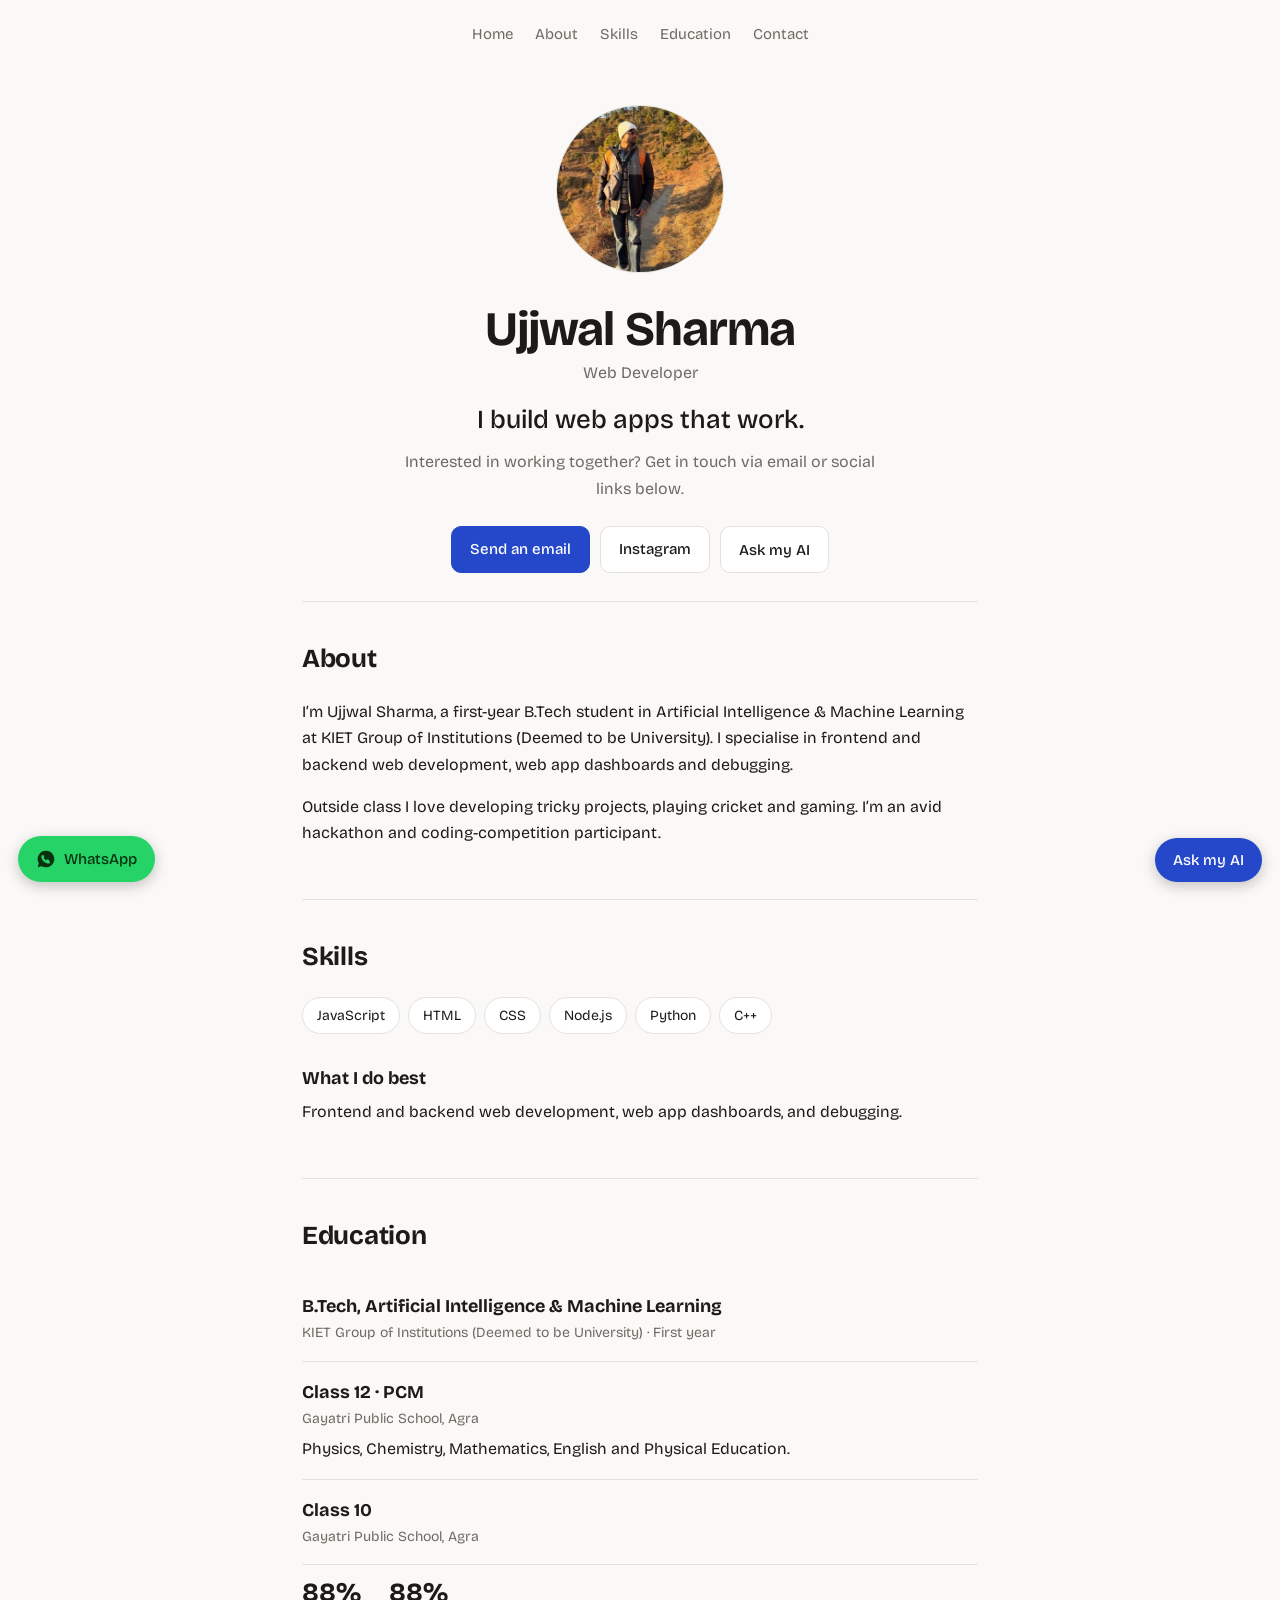
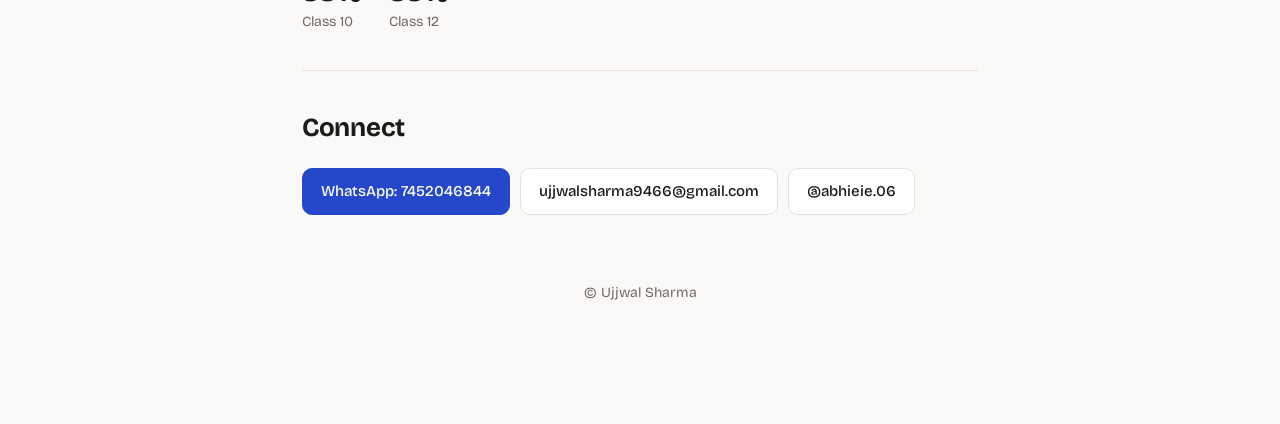
<file: index.html>
<!DOCTYPE html>
<html lang="en">
<head>
<meta charset="utf-8">
<meta name="viewport" content="width=device-width, initial-scale=1, viewport-fit=cover">
<title>Ujjwal Sharma</title>
<link rel="preconnect" href="https://fonts.googleapis.com">
<link href="https://fonts.googleapis.com/css2?family=Bricolage+Grotesque:wght@400;500;700&display=swap" rel="stylesheet">
<link rel="stylesheet" href="style.css">
</head>
<body>
<div class="wrap">
<nav><a href="#top">Home</a><a href="#about">About</a><a href="#skills">Skills</a><a href="#education">Education</a><a href="#connect">Contact</a></nav>

<header class="hero" id="top">
<img src="photo.jpg" alt="Portrait of Ujjwal Sharma">
<h1>Ujjwal Sharma</h1>
<p class="role">Web Developer</p>
<p class="tag">I build web apps that work.</p>
<p class="sub">Interested in working together? Get in touch via email or social links below.</p>
<div class="btns">
<a class="btn p" href="mailto:ujjwalsharma9466@gmail.com">Send an email</a>
<a class="btn" href="https://www.instagram.com/abhieie.06" target="_blank" rel="noopener">Instagram</a>
<button class="btn" id="heroChat">Ask my AI</button>
</div>
</header>

<section id="about">
<h2>About</h2>
<p>I’m Ujjwal Sharma, a first-year B.Tech student in Artificial Intelligence &amp; Machine Learning at KIET Group of Institutions (Deemed to be University). I specialise in frontend and backend web development, web app dashboards and debugging.</p>
<p>Outside class I love developing tricky projects, playing cricket and gaming. I’m an avid hackathon and coding-competition participant.</p>
</section>

<section id="skills">
<h2>Skills</h2>
<div class="chips"><span class="chip">JavaScript</span><span class="chip">HTML</span><span class="chip">CSS</span><span class="chip">Node.js</span><span class="chip">Python</span><span class="chip">C++</span></div>
<div class="item" style="margin-top:14px"><h3>What I do best</h3><p>Frontend and backend web development, web app dashboards, and debugging.</p></div>
</section>

<section id="education">
<h2>Education</h2>
<div class="item"><h3>B.Tech, Artificial Intelligence &amp; Machine Learning</h3><div class="d">KIET Group of Institutions (Deemed to be University) · First year</div></div>
<div class="item"><h3>Class 12 · PCM</h3><div class="d">Gayatri Public School, Agra</div><p>Physics, Chemistry, Mathematics, English and Physical Education.</p></div>
<div class="item"><h3>Class 10</h3><div class="d">Gayatri Public School, Agra</div></div>
<div class="stats"><div><b>88%</b><span>Class 10</span></div><div><b>88%</b><span>Class 12</span></div></div>
</section>

<section id="connect">
<h2>Connect</h2>
<div class="btns" style="justify-content:flex-start">
<a class="btn p" href="https://wa.me/917452046844" target="_blank" rel="noopener">WhatsApp: 7452046844</a>
<a class="btn" href="mailto:ujjwalsharma9466@gmail.com">ujjwalsharma9466@gmail.com</a>
<a class="btn" href="https://www.instagram.com/abhieie.06" target="_blank" rel="noopener">@abhieie.06</a>
</div>
</section>
<footer>© Ujjwal Sharma</footer>
</div>

<a class="fab" id="wa" href="https://wa.me/917452046844?text=Hi%20Ujjwal%2C%20I%20saw%20your%20portfolio." target="_blank" rel="noopener" aria-label="Chat on WhatsApp">
<svg width="20" height="20" viewBox="0 0 24 24" fill="currentColor" aria-hidden="true"><path d="M12 2a10 10 0 0 0-8.6 15.1L2 22l5-1.3A10 10 0 1 0 12 2zm5.2 14.2c-.2.6-1.300 1.200-1.800 1.200-.5.100-1 .2-3.300-.7-2.800-1.100-4.600-4-4.700-4.200-.1-.2-1.100-1.500-1.100-2.800s.7-2 1-2.300c.2-.3.500-.3.700-.3h.5c.2 0 .4 0 .6.500l.8 1.900c.1.200.1.300 0 .5l-.4.600c-.1.100-.3.300-.1.600.600 1 1.300 1.800 2.300 2.300.3.200.5.100.6-.1l.8-1c.2-.2.400-.2.600-.1l1.800.9c.3.100.4.200.5.300.1.200.1.800-.1 1.400z"/></svg>WhatsApp</a>
<button class="fab" id="cb" aria-expanded="false" aria-controls="panel">Ask my AI</button>

<div id="panel" role="dialog" aria-label="Chat assistant">
<div class="ph"><div><b>Ujjwal’s assistant</b><small>Ask about his skills, education or projects</small></div><button id="x" aria-label="Close chat">×</button></div>
<div id="log" aria-live="polite"></div>
<div class="sug" id="sug"></div>
<div class="in"><input id="q" placeholder="Ask something about Ujjwal" aria-label="Your message" autocomplete="off"><button class="btn p" id="send">Send</button></div>
</div>

<script src="script.js"></script>
</body>
</html>
</file>
<file: style.css>
:root{--bg:#faf9f7;--ink:#1c1b19;--mut:#6f6b63;--line:#e6e2da;--card:#fff;--acc:#2547c9;--accink:#fff;
box-sizing:border-box;padding-top:env(safe-area-inset-top,0px);padding-bottom:env(safe-area-inset-bottom,0px)}
@media (prefers-color-scheme:dark){:root:not([data-theme="light"]){--bg:#141413;--ink:#f1eee8;--mut:#a29d92;--line:#2c2a27;--card:#1c1b19;--acc:#7f9bff;--accink:#10131f;color-scheme:dark}}
:root[data-theme="dark"]{--bg:#141413;--ink:#f1eee8;--mut:#a29d92;--line:#2c2a27;--card:#1c1b19;--acc:#7f9bff;--accink:#10131f;color-scheme:dark}
*{box-sizing:border-box}
html{scroll-padding-top:env(safe-area-inset-top,0px);scroll-behavior:smooth}
body{margin:0;background:var(--bg);color:var(--ink);font:400 16px/1.65 "Bricolage Grotesque",system-ui,-apple-system,"Segoe UI",sans-serif}
a{color:inherit}
.wrap{max-width:720px;margin:0 auto;padding:0 22px}
nav{display:flex;gap:22px;justify-content:center;padding:22px 0;font-size:15px;flex-wrap:wrap}
nav a{text-decoration:none;color:var(--mut)}nav a:hover{color:var(--ink)}
.hero{text-align:center;padding:36px 0 28px}
.hero img{width:168px;height:168px;border-radius:50%;object-fit:cover;object-position:50% 50%;border:1px solid var(--line)}
h1{font-size:clamp(34px,7vw,48px);line-height:1.1;margin:22px 0 4px;font-weight:700;letter-spacing:-.02em}
.role{color:var(--mut);margin:0 0 16px}
.tag{font-size:clamp(20px,4vw,26px);font-weight:500;margin:0 auto 12px;max-width:520px;line-height:1.35}
.sub{color:var(--mut);max-width:480px;margin:0 auto 24px}
.btns{display:flex;gap:10px;justify-content:center;flex-wrap:wrap}
.btn{display:inline-block;padding:10px 18px;border-radius:10px;border:1px solid var(--line);background:var(--card);text-decoration:none;font-weight:500;font-size:15px;cursor:pointer;color:var(--ink);font-family:inherit}
.btn.p{background:var(--acc);color:var(--accink);border-color:var(--acc)}
.btn:focus-visible,a:focus-visible,input:focus-visible,button:focus-visible{outline:2px solid var(--acc);outline-offset:2px}
section{padding:36px 0;border-top:1px solid var(--line)}
h2{font-size:26px;margin:0 0 18px;letter-spacing:-.01em}
.item{padding:16px 0;border-bottom:1px solid var(--line)}
.item:last-child{border-bottom:0}
.item h3{margin:0;font-size:18px}
.item .d{color:var(--mut);font-size:14px}
.item p{margin:6px 0 0}
.chips{display:flex;flex-wrap:wrap;gap:8px}
.chip{padding:6px 14px;border:1px solid var(--line);border-radius:999px;background:var(--card);font-size:14px}
.stats{display:flex;gap:28px;margin-top:14px;flex-wrap:wrap}
.stats b{font-size:26px;display:block;line-height:1.1}.stats span{color:var(--mut);font-size:14px}
footer{padding:30px 0 120px;text-align:center;color:var(--mut);font-size:14px}
/* floating buttons */
.fab{position:fixed;bottom:calc(18px + env(safe-area-inset-bottom,0px));z-index:20;border:0;border-radius:999px;display:flex;align-items:center;gap:8px;padding:13px 18px;font:500 15px "Bricolage Grotesque",system-ui,sans-serif;cursor:pointer;text-decoration:none;box-shadow:0 4px 14px rgba(0,0,0,.22)}
#wa{left:18px;background:#25d366;color:#07310f}
#cb{right:18px;background:var(--acc);color:var(--accink)}
#panel{position:fixed;right:18px;bottom:calc(78px + env(safe-area-inset-bottom,0px));width:min(370px,calc(100vw - 36px));height:min(520px,calc(100vh - 150px));background:var(--card);border:1px solid var(--line);border-radius:16px;display:none;flex-direction:column;z-index:21;box-shadow:0 10px 34px rgba(0,0,0,.25);overflow:hidden}
#panel.open{display:flex}
.ph{padding:14px 16px;border-bottom:1px solid var(--line);display:flex;justify-content:space-between;align-items:center}
.ph b{display:block}.ph small{color:var(--mut)}
.ph button{background:none;border:0;color:var(--ink);font-size:22px;cursor:pointer;line-height:1}
#log{flex:1;overflow-y:auto;padding:14px;display:flex;flex-direction:column;gap:10px}
.m{max-width:86%;padding:9px 13px;border-radius:14px;font-size:15px;line-height:1.5;white-space:pre-wrap}
.m.b{background:var(--bg);border:1px solid var(--line);align-self:flex-start}
.m.u{background:var(--acc);color:var(--accink);align-self:flex-end}
.m a{color:var(--acc);font-weight:500}.m.u a{color:inherit}
.sug{display:flex;flex-wrap:wrap;gap:6px;padding:0 14px 10px}
.sug button{font:inherit;font-size:13px;padding:5px 11px;border-radius:999px;border:1px solid var(--line);background:var(--bg);color:var(--ink);cursor:pointer}
.in{display:flex;gap:8px;padding:10px;border-top:1px solid var(--line)}
.in input{flex:1;min-width:0;padding:10px 12px;border-radius:10px;border:1px solid var(--line);background:var(--bg);color:var(--ink);font:inherit;font-size:16px}
@media (prefers-reduced-motion:reduce){html{scroll-behavior:auto}}
</file>
